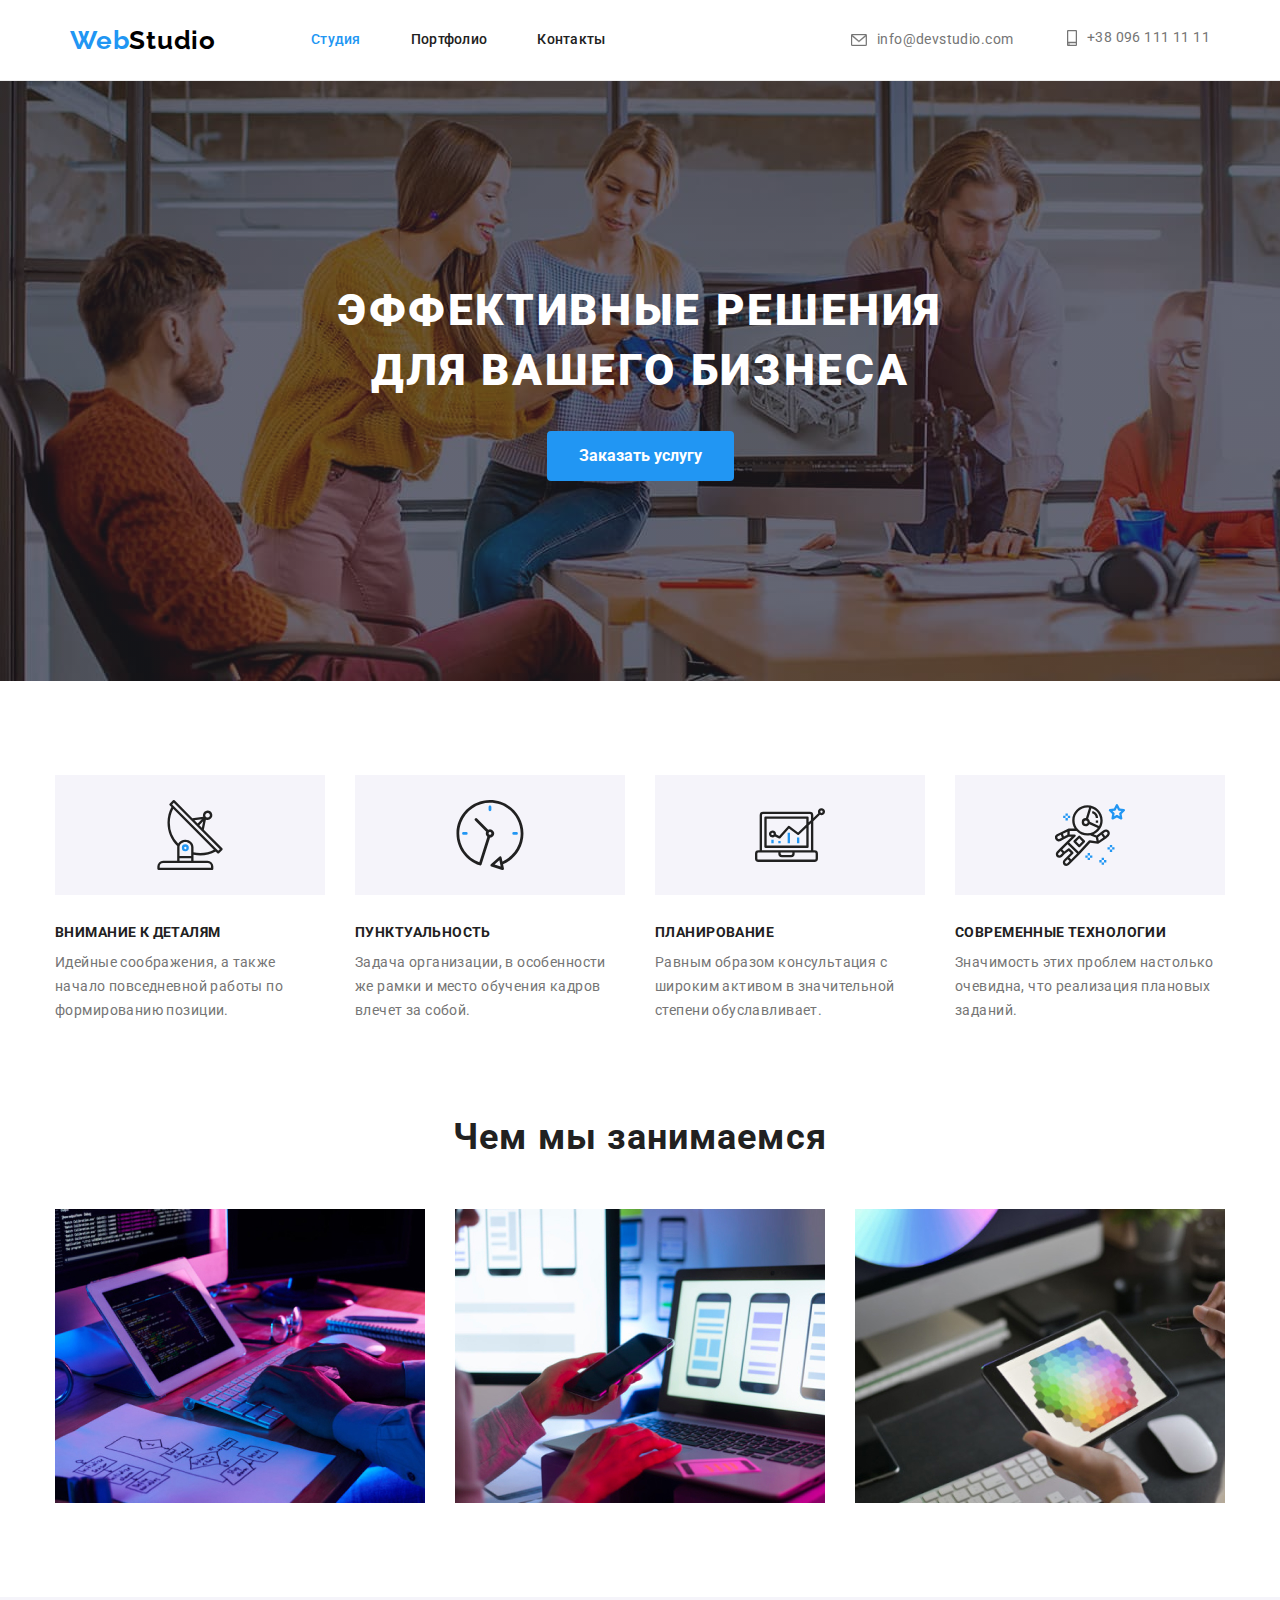
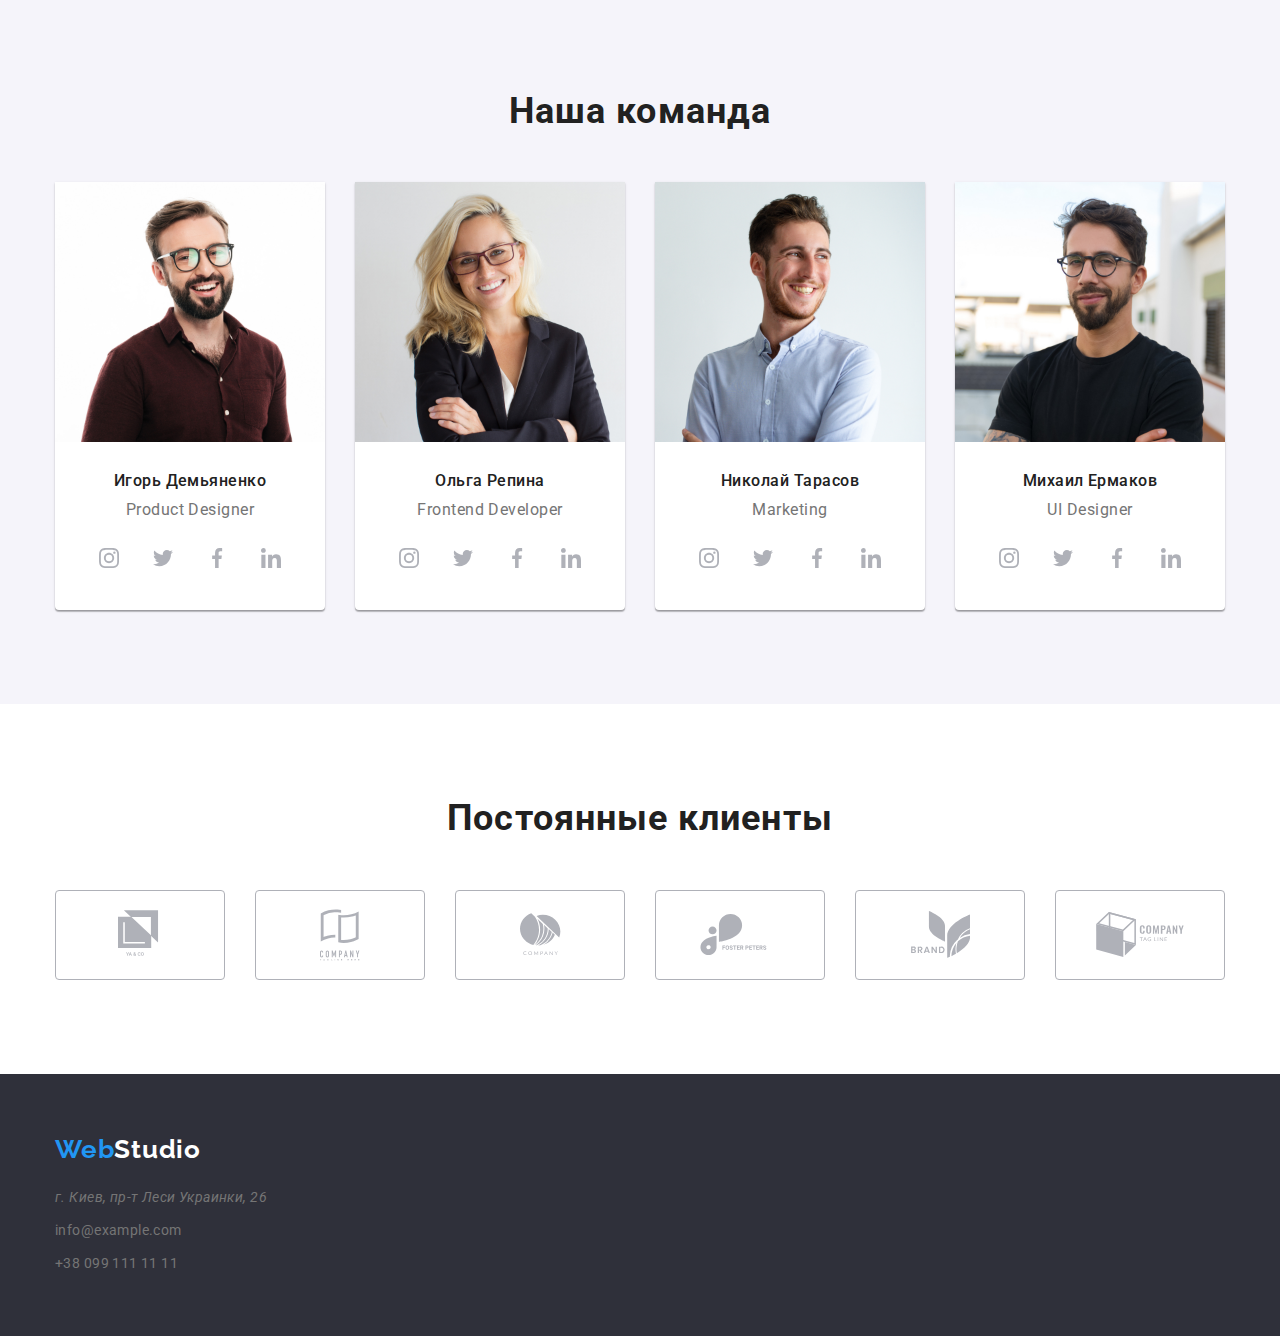
<file: index.html>
<!DOCTYPE html>
<html lang="en">
<head>
    <meta charset="UTF-8">
    <meta http-equiv="X-UA-Compatible" content="IE=edge">
    <meta name="viewport" content="width=device-width, initial-scale=1.0">
    <title>Document</title>
    <link rel="preconnect" href="https://fonts.gstatic.com">
    <link href="https://fonts.googleapis.com/css2?family=Raleway:wght@700&family=Roboto:wght@400;500;700;900&display=swap"
        rel="stylesheet">
    <link rel="stylesheet" href="https://cdnjs.cloudflare.com/ajax/libs/modern-normalize/1.0.0/modern-normalize.min.css">    
    <link rel="stylesheet" href="./css/styles.css">
</head>
<body>
    <header class="page-header">
        <div class="container main-nav">
            <nav class="navigation">
            <a class="link-page" href="./index.html">
                <span class="accent">Web</span>Studio
            </a>
                <ul class="site-nav list">
                    <li class="item"><a href="" class="link current">Студия</a></li>
                    <li class="item"><a href="./portfolio.html" class="link">Портфолио</a></li>
                    <li class="item"><a href="" class="link">Контакты</a></li>
                </ul>
            </nav>
                <ul class="site-contacts list">
                    <li class="header-item">
                        <a class="link" href="mailto:info@example.com" >
                        <svg class="icon-svg" width="16px" height="12px">
                            <use href="./images/icons.svg#icon-envelope"></use>
                        </svg>
                        info@devstudio.com</a>
                    </li>
                    <li class="header-item">
                        <a class="link" href="tell:+380991111111" >
                        <svg class="icon-svg" width="10px" height="16px">
                            <use href="./images/icons.svg#icon-smartphone"></use>
                        </svg>
                        +38 096 111 11 11</a>
                    </li>
                </ul>
        </div>
    </header>

    <main>

    <section class="hero">
        <div class="conteiner">
            <div class="hero-content">
                <h1 class="hero-title">Эффективные решения для вашего бизнеса</h1>
                <button class="button">Заказать услугу</button>
            </div>
        </div>
    </section>

    <section class="section">
        <div class="container">
            <ul class="recommendation-list list">
                <li class="first-item">
                <div class="content">
                    <div class="icon-antenna">
                    <svg class="icon">
                        <use href="./images/icons.svg#icon-antenna"></use>
                    </svg>
                    </div>
                    <h2 class="section-title">Внимание к деталям</h2>
                    <p>Идейные соображения, а также начало повседневной работы по формированию позиции.
                    </p>
                </div>
                </li>
                <li class="first-item">
                <div class="content">
                    <div class="icon-antenna">
                        <svg class="icon">
                            <use href="./images/icons.svg#icon-clock"></use>
                        </svg>
                    </div>
                    <h2 class="section-title">Пунктуальность</h2>
                    <p>Задача организации, в особенности же рамки и место обучения кадров влечет за собой.
                    </p>
                </div>
                </li>
                <li class="first-item">
                <div class="content">
                    <div class="icon-antenna">
                        <svg class="icon">
                            <use href="./images/icons.svg#icon-diagram"></use>
                        </svg>
                    </div>
                    <h2 class="section-title">Планирование</h2>
                    <p>Равным образом консультация с широким активом в значительной степени обуславливает.
                    </p>
                </div>
                </li>
                <li class="first-item">
                <div class="content">
                    <div class="icon-antenna">
                        <svg class="icon">
                            <use href="./images/icons.svg#icon-astronaut"></use>
                        </svg>
                    </div>
                    <h2 class="section-title">Современные технологии</h2>
                    <p>Значимость этих проблем настолько очевидна, что реализация плановых заданий.
                    </p>
                </div>
                </li>
            </ul>
        </div>
    </section>

    <section class="fhoto section">
        <div class="container">
            <h2 class="fhoto-title">Чем мы занимаемся</h2>
            <ul class="fhoto-list list">
                <li class="item"><img src="./images/img.jpg" alt="печатает на клавиатуре" width="370"></li>
                <li class="item"><img src="./images/box.jpg" alt="держит телефон в руке" width="370"></li>
                <li class="item"><img src="./images/box2.jpg" alt="картинка на планшете" width="370"></li>
            </ul>
        </div>
    </section>

    <section class="team-fhoto section">
        <div class="container">
        <h2 class="fhoto-title">Наша команда</h2>
        <ul class="team list">
            <li class="item">
                <div class="card-thumb">
                    <img src="./images/i.jpg" alt="фото сотрудника" width="270">
                </div>
                <h3 class="name-title">Игорь Демьяненко</h3>
                <p class="text">Product Designer</p>
                <ul class="list social-icons">
                    <li class="social-icons-item">
                        <a href="" class="social-icons-link" target="_blank" rel="noopener noreferrer">
                            <svg class="icon">
                                <use href="./images/icons.svg#icon-instagram"></use>
                            </svg>
                        </a>
                    </li>
                    <li class="social-icons-item">
                        <a href="" class="social-icons-link" target="_blank" rel="noopener noreferrer">
                            <svg class="icon">
                                <use href="./images/icons.svg#icon-twitter"></use>
                            </svg>
                        </a>
                    </li>
                    <li class="social-icons-item">
                        <a href="" class="social-icons-link" target="_blank" rel="noopener noreferrer">
                            <svg class="icon">
                                <use href="./images/icons.svg#icon-facebook"></use>
                            </svg>
                        </a>
                    </li>
                    <li class="social-icons-item">
                        <a href="" class="social-icons-link" target="_blank" rel="noopener noreferrer">
                            <svg class="icon">
                                <use href="./images/icons.svg#icon-linkedin"></use>
                            </svg>
                        </a>
                    </li>
                </ul>
                    </li>
                    
            <li class="item">
                <div class="card-thumb">
                    <img src="./images/im.jpg" alt="фото сотрудника" width="270">
                </div>
                <h3 class="name-title">Ольга Репина</h3>
                <p class="text">Frontend Developer</p>
                <ul class="list social-icons">
                    <li class="social-icons-item">
                        <a href="" class="social-icons-link" target="_blank" rel="noopener noreferrer">
                            <svg class="icon">
                                <use href="./images/icons.svg#icon-instagram"></use>
                            </svg>
                        </a>
                    </li>
                    <li class="social-icons-item">
                        <a href="" class="social-icons-link" target="_blank" rel="noopener noreferrer">
                            <svg class="icon">
                                <use href="./images/icons.svg#icon-twitter"></use>
                            </svg>
                        </a>
                    </li>
                    <li class="social-icons-item">
                        <a href="" class="social-icons-link" target="_blank" rel="noopener noreferrer">
                            <svg class="icon">
                                <use href="./images/icons.svg#icon-facebook"></use>
                            </svg>
                        </a>
                    </li>
                    <li class="social-icons-item">
                        <a href="" class="social-icons-link" target="_blank" rel="noopener noreferrer">
                            <svg class="icon">
                                <use href="./images/icons.svg#icon-linkedin"></use>
                            </svg>
                        </a>
                    </li>
                </ul>
                    </li>
            <li class="item">
                <div class="card-thumb">
                    <img src="./images/ir.jpg" alt="фото сотрудника" width="270">
                </div>
                <h3 class="name-title">Николай Тарасов</h3>
                <p class="text">Marketing</p>
                <ul class="list social-icons">
                    <li class="social-icons-item">
                        <a href="" class="social-icons-link" target="_blank" rel="noopener noreferrer">
                            <svg class="icon">
                                <use href="./images/icons.svg#icon-instagram"></use>
                            </svg>
                        </a>
                    </li>
                    <li class="social-icons-item">
                        <a href="" class="social-icons-link" target="_blank" rel="noopener noreferrer">
                            <svg class="icon">
                                <use href="./images/icons.svg#icon-twitter"></use>
                            </svg>
                        </a>
                    </li>
                    <li class="social-icons-item">
                        <a href="" class="social-icons-link" target="_blank" rel="noopener noreferrer">
                            <svg class="icon">
                                <use href="./images/icons.svg#icon-facebook"></use>
                            </svg>
                        </a>
                    </li>
                    <li class="social-icons-item">
                        <a href="" class="social-icons-link" target="_blank" rel="noopener noreferrer">
                            <svg class="icon">
                                <use href="./images/icons.svg#icon-linkedin"></use>
                            </svg>
                        </a>
                    </li>
                </ul>
                    </li>
            <li class="item">
                <div class="card-thumb">
                    <img src="./images/imd.jpg" alt="фото сотрудника" width="270">
                </div>
                <h3 class="name-title">Михаил Ермаков</h3>
                <p class="text">UI Designer</p>
                <ul class="list social-icons">
                    <li class="social-icons-item">
                        <a href="" class="social-icons-link" target="_blank" rel="noopener noreferrer">
                            <svg class="icon">
                                <use href="./images/icons.svg#icon-instagram"></use>
                            </svg>
                        </a>
                    </li>
                    <li class="social-icons-item">
                        <a href="" class="social-icons-link" target="_blank" rel="noopener noreferrer">
                            <svg class="icon">
                                <use href="./images/icons.svg#icon-twitter"></use>
                            </svg>
                        </a>
                    </li>
                    <li class="social-icons-item">
                        <a href="" class="social-icons-link" target="_blank" rel="noopener noreferrer">
                            <svg class="icon">
                                <use href="./images/icons.svg#icon-facebook"></use>
                            </svg>
                        </a>
                    </li>
                    <li class="social-icons-item">
                        <a href="" class="social-icons-link" target="_blank" rel="noopener noreferrer">
                            <svg class="icon">
                                <use href="./images/icons.svg#icon-linkedin"></use>
                            </svg>
                        </a>
                    </li>
                </ul>
            </li>
        </ul>
        </div>
    </section>

    <section class="section logo-company">
        <div class="container">
            <h4 class="logo-text">Постоянные клиенты</h4>
            <ul class="list logo-list">
                <li class="item logo-item">
                    <a href="" class="logo-item-link" target="_blank" rel="noopener noreferrer">
                        <svg class="icon" width="44.27px" height="49.23px">
                            <use href="./images/icons.svg#icon-logo"></use>
                        </svg>
                    </a>
                </li>
                <li class="item logo-item">
                    <a href="" class="logo-item-link" target="_blank" rel="noopener noreferrer">
                        <svg class="icon" width="40px" height="52px">
                            <use href="./images/icons.svg#icon-logo2"></use>
                        </svg>
                    </a>
                </li>
                <li class="item logo-item">
                    <a href="" class="logo-item-link" target="_blank" rel="noopener noreferrer">
                        <svg class="icon" width="41px" height="42.6px">
                            <use href="./images/icons.svg#icon-logo3"></use>
                        </svg>
                    </a>
                </li>
                <li class="item logo-item">
                    <a href="" class="logo-item-link" target="_blank" rel="noopener noreferrer">
                        <svg class="icon" width="79.66px" height="42.02px">
                            <use href="./images/icons.svg#icon-logo4"></use>
                        </svg>
                    </a>
                </li>
                <li class="item logo-item">
                    <a href="" class="logo-item-link" target="_blank" rel="noopener noreferrer">
                        <svg class="icon" width="59px" height="47px">
                            <use href="./images/icons.svg#icon-logo5"></use>
                        </svg>
                    </a>
                </li>
                <li class="item logo-item">
                    <a href="" class="logo-item-link" target="_blank" rel="noopener noreferrer">
                        <svg class="icon" width="88.48px" height="45.44px">
                            <use href="./images/icons.svg#icon-logo6"></use>
                        </svg>
                    </a>
                </li>
            </ul>
        </div>
    </section>
    </main>

    <footer class="footer">
        <div class="container">
            <div class="footer-container">
                <a href="WebStudio" class="footer-link"><span class="accent">Web</span>Studio</a>
            </div>

            <address class="address">г. Киев, пр-т Леси Украинки, 26</address>
            <ul class="site-contacts list">
                <li class="contacts-item"><a href="mailto:info@example.com" class="link">info@example.com</a></li>
                <li class="contacts-item"><a href="tell:+380991111111" class="link">+38 099 111 11 11</a></li>
            </ul>

        </div>                             
    </footer>
</body>
</html>
</file>
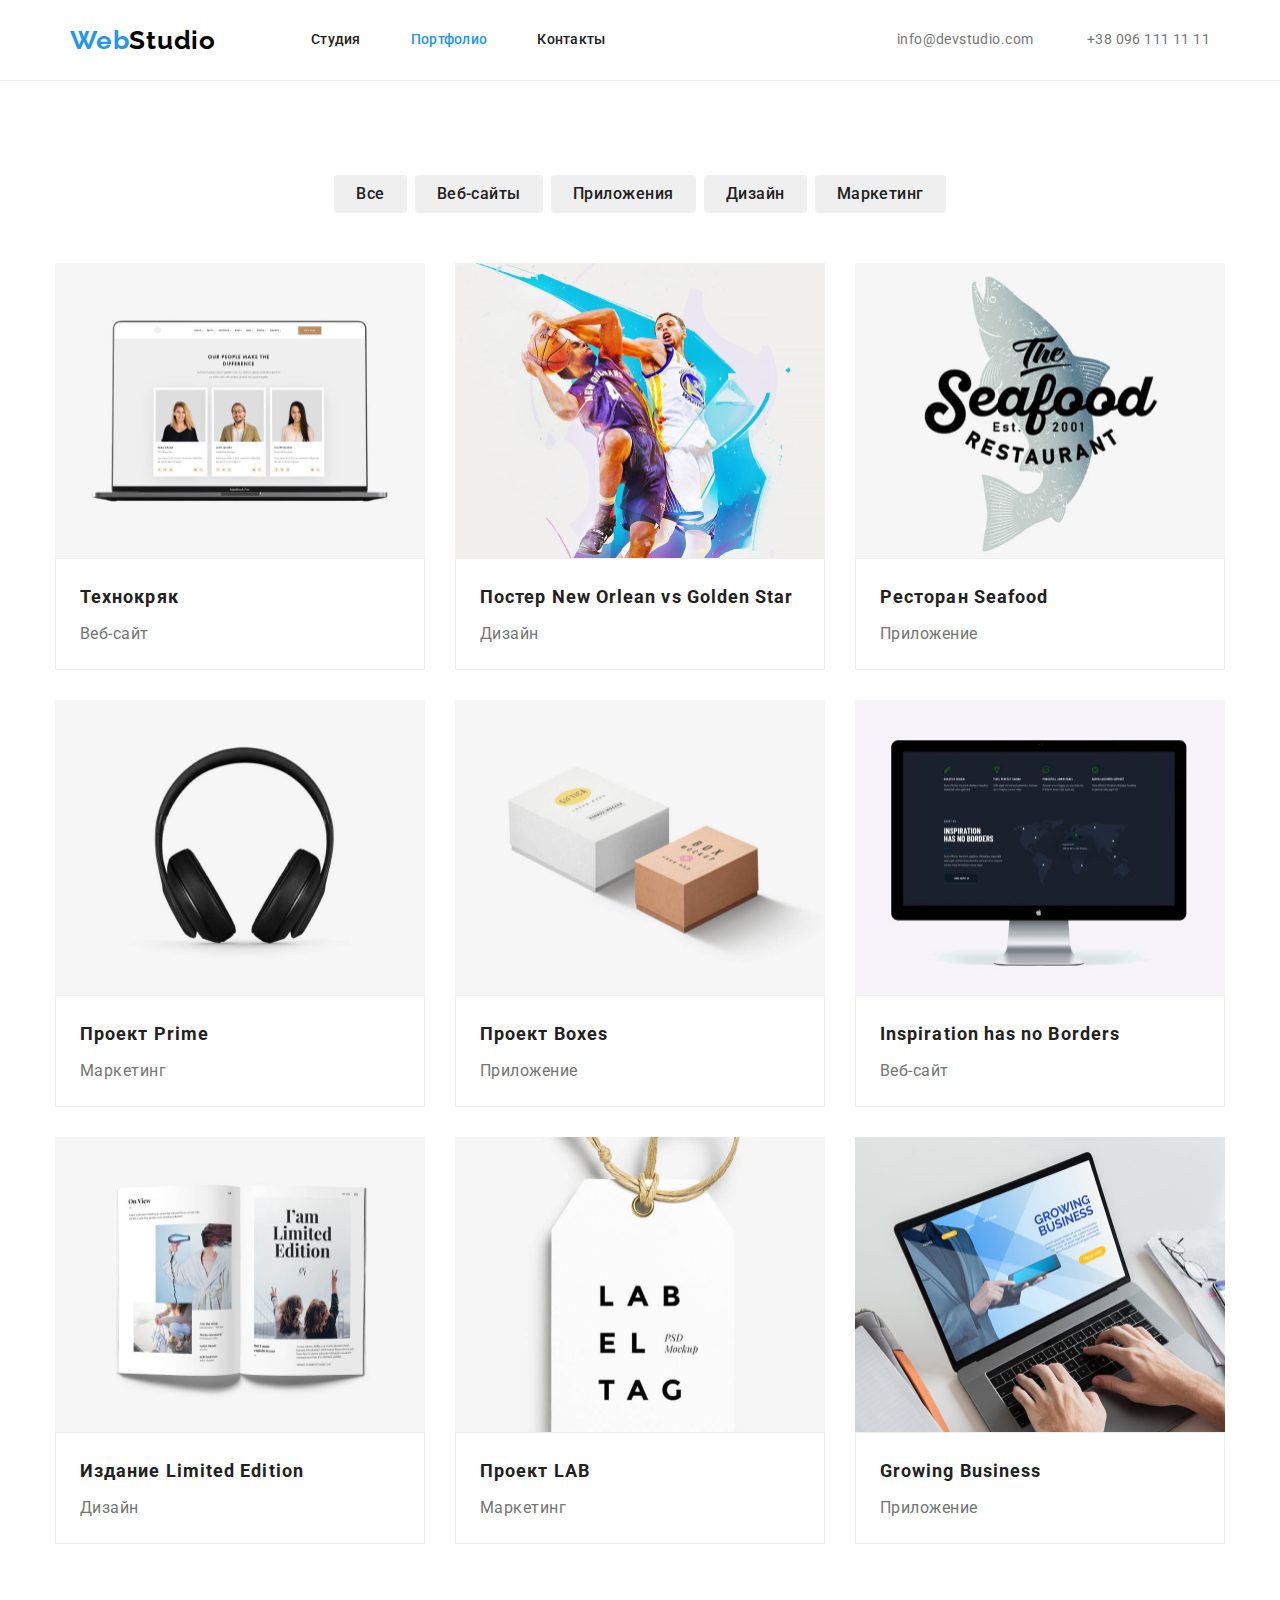
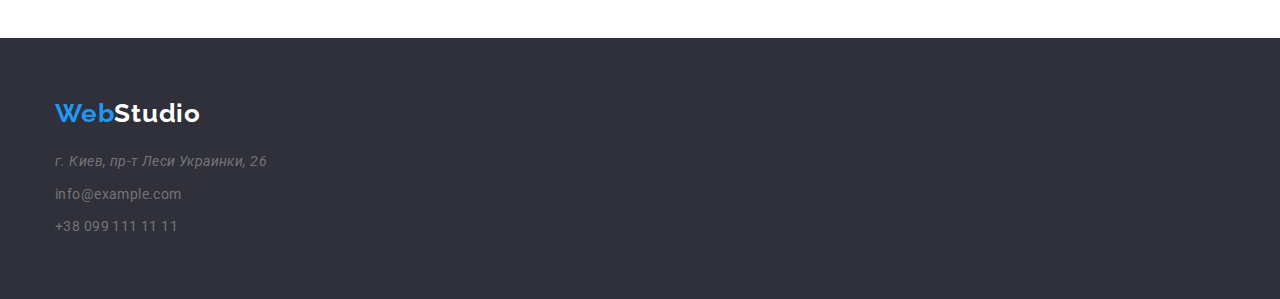
<file: portfolio.html>
<!DOCTYPE html>
<html lang="en">

<head>
    <meta charset="UTF-8">
    <meta http-equiv="X-UA-Compatible" content="IE=edge">
    <meta name="viewport" content="width=device-width, initial-scale=1.0">
    <title>Document</title>
    <link rel="preconnect" href="https://fonts.gstatic.com">
    <link href="https://fonts.googleapis.com/css2?family=Raleway:wght@700&family=Roboto:wght@400;500;700;900&display=swap"
        rel="stylesheet">
    <link rel="stylesheet" href="https://cdnjs.cloudflare.com/ajax/libs/modern-normalize/1.0.0/modern-normalize.min.css">
    <link rel="stylesheet" href="./css/styles.css">
</head>

<body>
    <header class="page-header">
        <div class="container main-nav">
            <nav class="navigation">
                <a class="link-page" href="./index.html">
                    <span class="accent">Web</span>Studio
                </a>
                <ul class="site-nav list">
                    <li class="item"><a href="./index.html" class="link">Студия</a></li>
                    <li class="item"><a href="./portfolio.html" class="link current">Портфолио</a></li>
                    <li class="item"><a href="" class="link">Контакты</a></li>
                </ul>
            </nav>
            <ul class="site-contacts list">
                <li class="header-item icon-envelope"><a href="mailto:info@example.com" class="link">info@devstudio.com</a></li>
                <li class="header-item icon-smartphone"><a href="tell:+380991111111" class="link">+38 096 111 11 11</a></li>
            </ul>
        </div>
    </header>
    <main>
        
    <section class="site-options section">
        <div class="container">
            <h1 class="ghost">Услуги и набор приложений</h1>
            <div class="conteiner-menu">
                <ul class="options list">
                    <li class="options-item"><button class="secondary-button" type="button">Все</button></li>
                    <li class="options-item"><button class="secondary-button" type="button">Веб-сайты</button></li>
                    <li class="options-item"><button class="secondary-button" type="button">Приложения</button></li>
                    <li class="options-item"><button class="secondary-button" type="button">Дизайн</button></li>
                    <li class="options-item"><button class="secondary-button" type="button">Маркетинг</button></li>
                </ul>
            </div>
        </div>
        <div class="container">
            <ul class="portfolio-items grid">
                <li class="grid-items">
                    <img src="./images/texno.jpg" width="370" height="295" alt="">
                    <div class="card-content">
                        <h2 class="card-heading">Технокряк</h2>
                        <p class="card-text">Веб-сайт</p>
                    </div>
                </li>
                <li class="grid-items">
                    <img src="./images/neworlean.jpg" width="370" height="295" alt="">
                    <div class="card-content">
                        <h2 class="card-heading">Постер New Orlean vs Golden Star</h2>
                        <p class="card-text">Дизайн</p>
                    </div>
                </li>
                <li class="grid-items">
                    <img src="./images/seafood.jpg" width="370" height="295" alt="">
                    <div class="card-content">
                        <h2 class="card-heading">Ресторан Seafood</h2>
                        <p class="card-text">Приложение</p>
                    </div>
                </li>
                <li class="grid-items">
                    <img src="./images/prime.jpg" width="370" height="295" alt="">
                    <div class="card-content">
                        <h2 class="card-heading">Проект Prime</h2>
                        <p class="card-text">Маркетинг</p>
                    </div>
                </li>
                <li class="grid-items">
                    <img src="./images/boxes.jpg" width="370" height="295" alt="">
                    <div class="card-content">
                        <h2 class="card-heading">Проект Boxes</h2>
                        <p class="card-text">Приложение</p>
                    </div>
                </li>
                <li class="grid-items">
                    <img src="./images/borders.jpg" width="370" height="295" alt="">
                    <div class="card-content">
                        <h2 class="card-heading">Inspiration has no Borders</h2>
                        <p class="card-text">Веб-сайт</p>
                    </div>
                </li>
                <li class="grid-items">
                    <img src="./images/limited.jpg" width="370" height="295" alt="">
                    <div class="card-content">
                        <h2 class="card-heading">Издание Limited Edition</h2>
                        <p class="card-text">Дизайн</p>
                    </div>
                </li>
                <li class="grid-items">
                    <img src="./images/lab.jpg" width="370" height="295" alt="">
                    <div class="card-content">
                        <h2 class="card-heading">Проект LAB</h2>
                        <p class="card-text">Маркетинг</p>
                    </div>
                </li>
                <li class="grid-items">
                    <img src="./images/business.jpg" width="370" height="295" alt="">
                    <div class="card-content">
                        <h2 class="card-heading">Growing Business</h2>
                        <p class="card-text">Приложение</p>
                    </div>
                </li>
            </ul>
        </div>
    </section>
    </main>
    <footer class="footer">
        <div class="container">
            <div class="footer-container">
                <a href="WebStudio" class="footer-link"><span class="accent">Web</span>Studio</a>
            </div>
        
            <address class="address">г. Киев, пр-т Леси Украинки, 26</address>
            <ul class="site-contacts list">
                <li class="contacts-item"><a href="mailto:info@example.com" class="link">info@example.com</a></li>
                <li class="contacts-item"><a href="tell:+380991111111" class="link">+38 099 111 11 11</a></li>
            </ul>
        </div>
    </footer>
</body>

</html>
</file>
<file: css/styles.css>
:root {
  --primary-text-color: #757575;
  --title-text-color: #212121;
  --accent-color: #2196f3;
  --primary-white-color: #ffffff;
  --secondary-bg-color: #f5f4fa;
  --dark-bg-color: #2f303a;

  --title-font: 'Roboto', sans-serif;
}

body {
  font-family: 'Roboto', sans-serif;
  font-style: normal;
  font-size: 14px;
  line-height: 1.71;
  letter-spacing: 0.03em;
  background-color: var(--primary-white-color);
  color: var(--primary-text-color);
}

ul {
  list-style: none;
}

h1,
h2,
h3,
h4,
h5,
h6,
p {
  margin-top: 0;
  margin-bottom: 0;
}

img {
  display: block;
  max-width: 100%;
}

.section {
  padding-top: 94px;
  padding-bottom: 94px;
}

/* Утилиты */
.list,
.portfolio-items {
  padding: 0;
  margin: 0;
}

.link {
  display: flex;
  align-items: center;
  text-decoration: none;
}

.container {
  margin-left: auto;
  margin-right: auto;
  width: 1200px;
  padding-left: 15px;
  padding-right: 15px;
}

.page-header {
  border-bottom: solid 1px #ececec;
}

.link-page {
  text-decoration: none;
  font-family: Raleway;
  font-weight: 700;
  font-size: 26px;
  line-height: 31px;
  letter-spacing: 0.03em;
  color: #000000;
}

.accent {
  color: var(--accent-color);
}

.main-nav {
  display: flex;
  width: 1170px;
  min-height: 80px;
  align-items: center;
  justify-content: space-between;
}

.navigation {
  display: flex;
  align-items: center;
}

.link-page {
  margin-right: 95px;
}

.site-nav {
  display: flex;
}

.site-nav .item:not(:last-child) {
  margin-right: 50px;
}

.site-contacts .item:not(:last-child) {
  margin-right: 50px;
}

.site-nav .link {
  font-weight: 500;
  font-size: 14px;
  line-height: 1.14;
  letter-spacing: 0.02em;
  color: var(--title-text-color);
}

.site-nav .link:hover,
.site-nav .link:focus {
  color: var(--accent-color);
}

.site-nav .link.current {
  color: var(--accent-color);
}

.site-contacts .link:hover,
.site-contacts .link:focus {
  color: var(--accent-color);
}

.site-contacts .link {
  color: inherit;
}

.link .icon-svg {
  display: inline-flex;
  margin-right: 10px;
  stroke: var(--primary-text-color);
}

.link:hover .icon-svg,
.link:focus .icon-svg {
  stroke: var(--accent-color);
}

.header-item {
  display: inline-flex;
}

.header-item:not(:last-child) {
  margin-right: 50px;
}

.hero {
  display: flex;
  justify-content: center;
  align-items: center;
  margin-bottom: 0;
  text-align: center;

  max-width: 1600px;
  height: 600px;
  margin-left: auto;
  margin-right: auto;
  background: #c4c4c4;
  background-image: linear-gradient(
      to right,
      rgba(47, 48, 58, 0.4),
      rgba(47, 48, 58, 0.4)
    ),
    url('../images/hero.jpg');
}

.hero-content {
  max-width: 700px;
}

.hero-title {
  margin-top: 0;
  margin-bottom: 30px;

  font-family: var(--title-font);
  font-weight: 900;
  font-size: 44px;
  line-height: 1.36;
  letter-spacing: 0.06em;
  text-transform: uppercase;
  color: var(--primary-white-color);
}

.recommendation-list {
  display: flex;
  width: 1170px;
  justify-content: space-between;
}

.icon-antenna {
  display: inline-flex;
  align-items: center;
  justify-content: center;
  margin-bottom: 30px;
  width: 270px;
  height: 120px;
  background-color: var(--secondary-bg-color);
}

.icon-antenna .icon {
  width: 70px;
  height: 70px;
}

.first-item {
  display: flex;
  width: 270px;
}

.section-title {
  margin-bottom: 10px;

  font-family: var(--title-font);
  font-weight: 700;
  font-size: 14px;
  line-height: 1.14;
  letter-spacing: 0.03em;
  text-transform: uppercase;
  color: var(--title-text-color);
}

.fhoto {
  padding-top: 0;
}

.fhoto-list {
  display: flex;
}

.fhoto-list .item:not(:last-child) {
  margin-right: 30px;
}

.team-fhoto {
  background-color: var(--secondary-bg-color);
}

.fhoto-title {
  text-align: center;
  margin-bottom: 50px;

  font-family: Roboto;
  font-weight: 700;
  font-size: 36px;
  line-height: 1.16;
  letter-spacing: 0.03em;
  color: var(--title-text-color);
}

.team {
  display: flex;
}

.team > .item {
  box-shadow: 0px 1px 3px rgba(0, 0, 0, 0.12), 0px 1px 1px rgba(0, 0, 0, 0.14),
    0px 2px 1px rgba(0, 0, 0, 0.2);
  border-radius: 0px 0px 4px 4px;
  background-color: #ffffff;
}

.team .item:not(:last-child) {
  margin-right: 30px;
}

.card-thumb {
  margin-bottom: 30px;
}

.name-title {
  text-align: center;
  margin-bottom: 10px;

  font-weight: 500;
  font-size: 16px;
  line-height: 1.18;
  letter-spacing: 0.03em;
  color: var(--title-text-color);
}

.text {
  text-align: center;
  margin-bottom: 16px;

  font-weight: 400;
  font-size: 16px;
  line-height: 1.18;
  letter-spacing: 0.03em;
  color: var(--primary-text-color);
}

.social-icons {
  display: flex;
  justify-content: center;
  margin-bottom: 30px;
}

.social-icons-link {
  display: flex;
  justify-content: center;
  align-items: center;
  width: 44px;
  height: 44px;
  border-radius: 50%;

  background: rgba(255, 255, 255, 0.1);
}

.social-icons-link:hover {
  background-color: var(--accent-color);
}

.social-icons-item:not(:last-child) {
  margin-right: 10px;
}

.social-icons .icon {
  width: 20px;
  height: 20px;
  fill: #afb1b8;
}

.social-icons-link:hover .icon {
  fill: #ffffff;
}

.social-icons-link:focus .icon {
  fill: var(--accent-color);
}

.button {
  font-family: Roboto;
  font-weight: 700;
  font-size: 16px;
  line-height: 1.87;
  display: inline-block;
  border-radius: 4px;
  padding: 10px 32px;
  color: var(--primary-white-color);
  background-color: var(--accent-color);
  cursor: pointer;
  border: none;
}

.secondary-button {
  font-family: Roboto;
  font-weight: 500;
  font-size: 16px;
  line-height: 1.62;
  letter-spacing: 0.03em;
  border-radius: 4px;
  padding: 6px 22px;
  color: var(--title-text-color);
  cursor: pointer;
  border: none;
}

.secondary-button:hover {
  color: var(--primary-white-color);
  background-color: var(--accent-color);
  box-shadow: 0px 3px 1px rgba(0, 0, 0, 0.1), 0px 1px 2px rgba(0, 0, 0, 0.08),
    0px 2px 2px rgba(0, 0, 0, 0.12);
}

.logo-text {
  margin-bottom: 50px;

  font-family: var(--title-font);
  font-style: normal;
  font-weight: 700;
  font-size: 36px;
  line-height: 1.16;
  text-align: center;
  letter-spacing: 0.03em;

  color: #212121;
}

.logo-list {
  display: inline-flex;
}

.logo-item:not(:last-child) {
  margin-right: 30px;
}

.logo-item-link {
  display: flex;
  justify-content: center;
  align-items: center;
  width: 170px;
  height: 90px;
  box-sizing: border-box;
  border: 1px solid currentColor;
  border-radius: 4px;
  color: #afb1b8;
}

.logo-item-link:hover {
  color: var(--accent-color);
}

.logo-item:hover .icon {
  fill: var(--accent-color);
}

.logo-item .icon {
  display: inline-flex;
  justify-content: center;
  align-items: center;

  fill: #afb1b8;
}

.footer {
  padding: 60px 0;
  background-color: var(--dark-bg-color);
}

.appeal > .social-icons {
  margin-bottom: 0;
  justify-content: flex-start;
}

.appeal > .social-icons .icon {
  fill: #ffffff;
}

.appeal-text {
  margin-bottom: 20px;

  font-weight: 700;
  font-size: 14px;
  line-height: 1.14;
  letter-spacing: 0.03em;
  text-transform: uppercase;

  color: #ffffff;
}

.card-set {
  padding: 0;
  margin: 0;
  display: flex;
  flex-wrap: wrap;
  /* margin-left: -30px; */
}

/* .card-set > .first-container {
  margin-left: 0;
} */

.first-container {
  width: 25%;
}

.appeal {
  margin-top: 12px;
  width: 25%;
}

.positive {
  flex-basis: calc((100% - 30px * 4) / 4);
  margin-left: 30px;
}

.footer-container {
  margin-bottom: 20px;
}

.footer-link {
  text-decoration: none;
  font-family: Raleway;
  font-weight: 700;
  font-size: 26px;
  line-height: 31px;
  letter-spacing: 0.03em;
  color: #ffffff;
}

.address {
  margin-bottom: 9px;
}

.contacts-item:not(:last-child) {
  margin-bottom: 9px;
}

.site-options .conteiner-menu {
  text-align: center;
}

.ghost {
  display: none;
}

.options {
  display: inline-flex;
  margin-bottom: 50px;
}

.options-item:not(:last-child) {
  margin-right: 8px;
}

.card-content {
  padding: 20px 24px;
}

.card-heading {
  margin-bottom: 4px;

  font-weight: 700;
  font-size: 18px;
  line-height: 2;
  letter-spacing: 0.06em;
  color: var(--title-text-color);
}

.card-text {
  font-weight: 400;
  font-size: 16px;
  line-height: 1.87;
  letter-spacing: 0.03em;
  color: var(--primary-text-color);
}

.grid {
  display: flex;
  flex-wrap: wrap;
  margin-left: -30px;
  margin-top: -30px;
}

.grid-items {
  flex-basis: calc((100% - 30px * 3) / 3);
  margin-left: 30px;
  margin-top: 30px;
}

.grid-items:hover {
  box-shadow: 0px 1px 1px rgba(0, 0, 0, 0.12), 0px 4px 4px rgba(0, 0, 0, 0.06),
    1px 4px 6px rgba(0, 0, 0, 0.16);
  cursor: pointer;
}

.card-content {
  border: solid 1px #eeeeee;
}
</file>
